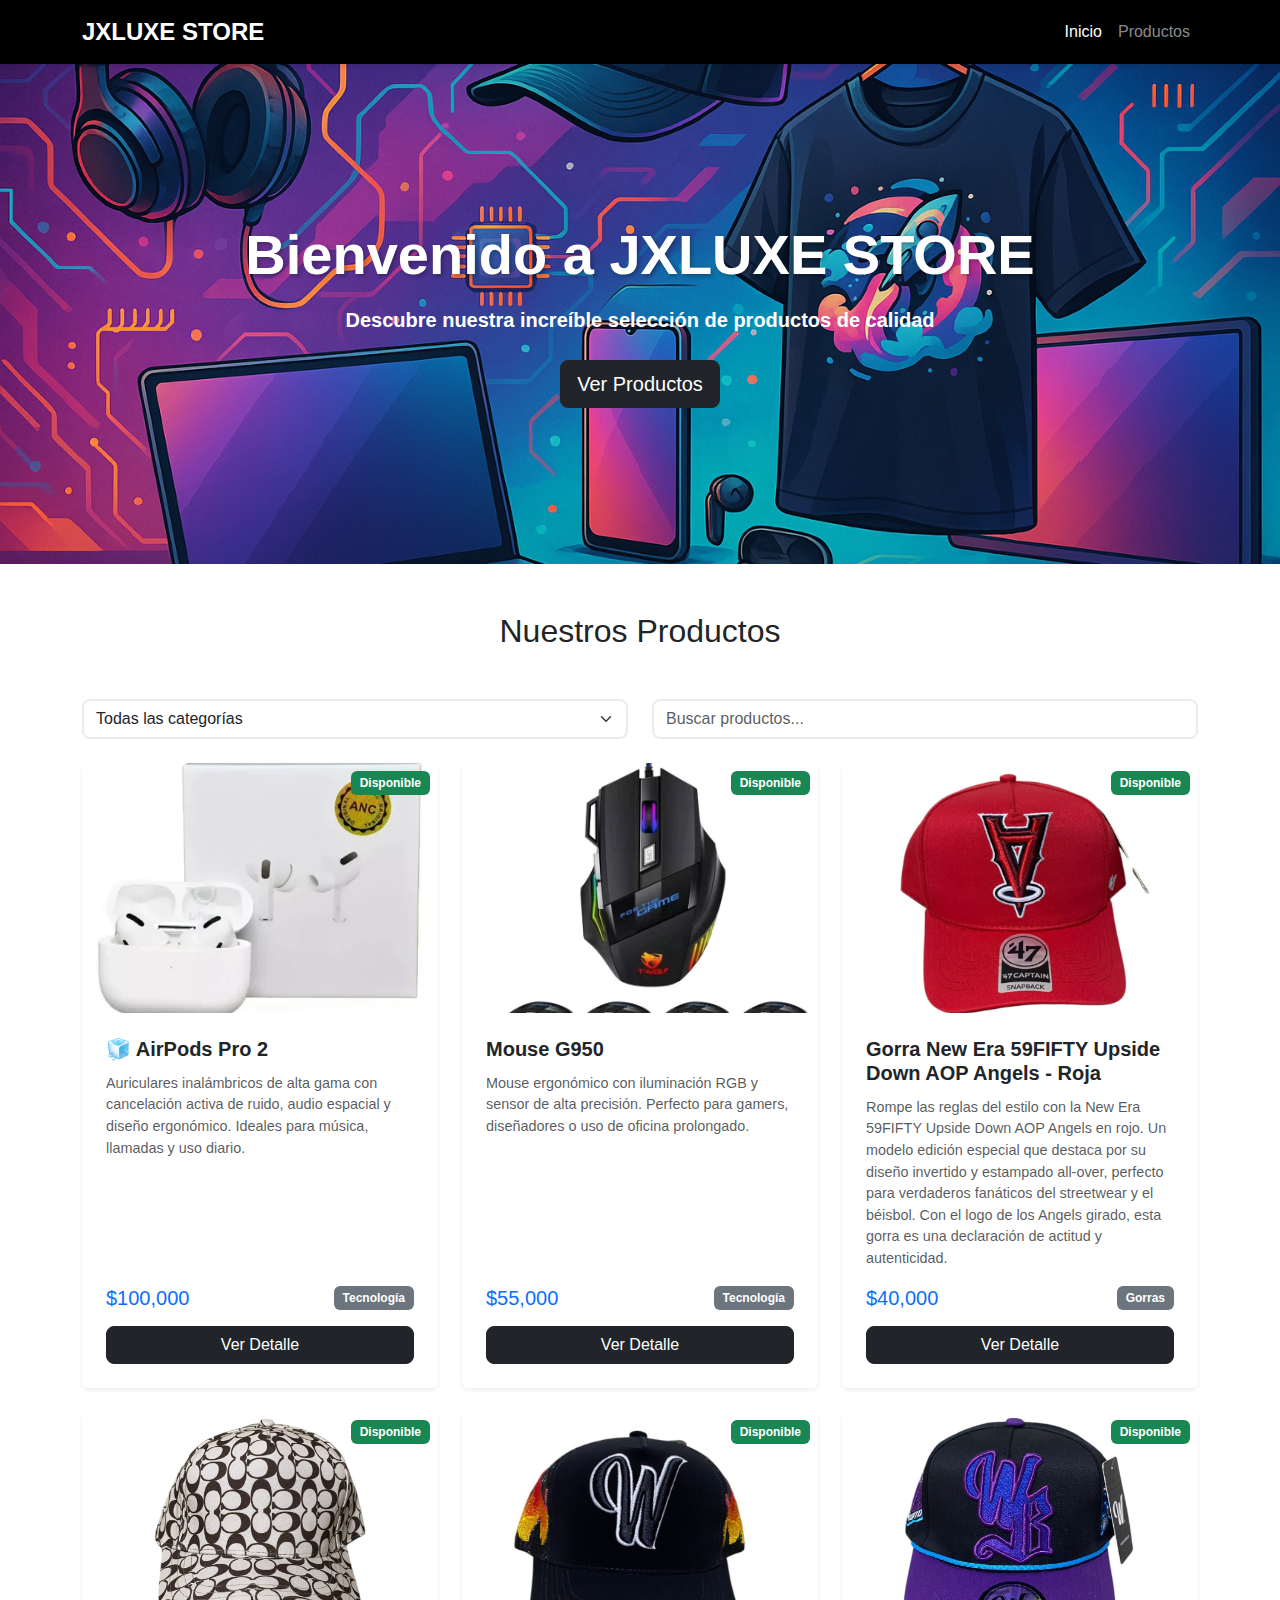
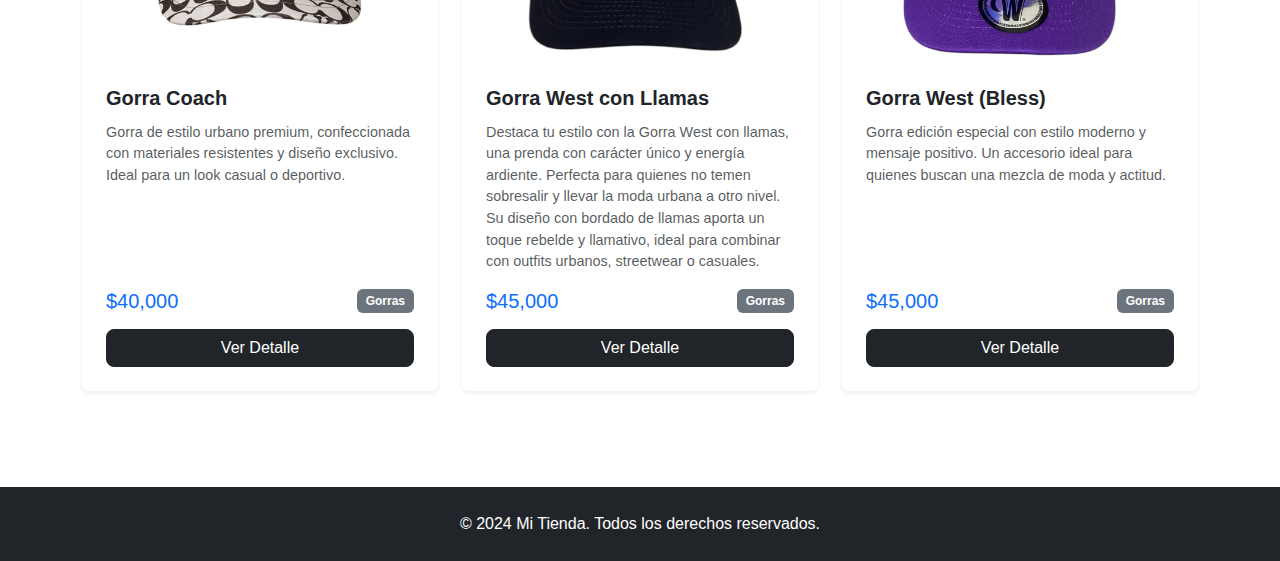
<file: index.html>
<!DOCTYPE html>
<html lang="es">
<head>
    <meta charset="UTF-8">
    <meta name="viewport" content="width=device-width, initial-scale=1.0">
    <title>JXLUXE STORE - Productos</title>
    <link href="https://cdn.jsdelivr.net/npm/bootstrap@5.3.0/dist/css/bootstrap.min.css" rel="stylesheet">
    <link rel="stylesheet" href="css/estilos.css">
    <link rel="icon" href="img/store.ico" type="image/x-icon">
</head>
<body>
    <!-- Navbar -->
    <nav class="navbar navbar-expand-lg navbar-dark bg-primary  color-jx">
        <div class="container ">
            <a class="navbar-brand fw-bold" href="index.html"><span class="text-jx">JX</span>LUXE STORE</a>
            <button class="navbar-toggler" type="button" data-bs-toggle="collapse" data-bs-target="#navbarNav">
                <span class="navbar-toggler-icon"></span>
            </button>
            <div class="collapse navbar-collapse" id="navbarNav">
                <ul class="navbar-nav ms-auto">
                    <li class="nav-item">
                        <a class="nav-link active" href="index.html">Inicio</a>
                    </li>
                    <li class="nav-item">
                        <a class="nav-link" href="#productos">Productos</a>
                    </li>
                </ul>
            </div>
        </div>
    </nav>

    <!-- Hero Section -->
    <section class="hero-section bg-light py-5" style="background-image: url('img/hero.png'); background-size: cover; height: 500px;">
        <div class="container text-center">
            <h1 class="display-4 fw-bold text-primary mb-3 "> <span class="cambiar">Bienvenido a JXLUXE STORE</span></h1>
            <p class="lead mb-4 cambiar" >Descubre nuestra increíble selección de productos de calidad</p>
            <a href="#productos" class="btn btn-dark btn-lg">Ver Productos</a>
        </div>
    </section>

    <!-- Productos Section -->
    <section id="productos" class="py-5">
        <div class="container">
            <h2 class="text-center mb-5">Nuestros Productos</h2>
            
            <!-- Filtros -->
            <div class="row mb-4">
                <div class="col-md-6">
                    <select id="filtroCategoria" class="form-select">
                        <option value="">Todas las categorías</option>
                    </select>
                </div>
                <div class="col-md-6">
                    <input type="text" id="buscador" class="form-control" placeholder="Buscar productos...">
                </div>
            </div>

            <!-- Grid de Productos -->
            <div id="productosGrid" class="row g-4">
                <!-- Los productos se cargarán aquí dinámicamente -->


            </div>

            <!-- Mensaje cuando no hay productos #display none -->
            <div id="noProductos" class="text-center py-5" style="display: none;">
                <h4 class="text-muted">No se encontraron productos</h4>
                <p class="text-muted">Intenta con otros términos de búsqueda</p>
            </div>
        </div>
    </section>

    <!-- Footer -->
    <footer class="bg-dark text-white py-4 mt-5">
        <div class="container text-center">
            <p class="mb-0">&copy; 2024 Mi Tienda. Todos los derechos reservados.</p>
        </div>
    </footer>

    <script src="https://cdn.jsdelivr.net/npm/bootstrap@5.3.0/dist/js/bootstrap.bundle.min.js"></script>
    <script src="js/productos.js"></script>

    
    <script>
        // Cargar productos al iniciar la página
        document.addEventListener('DOMContentLoaded', function() {
            cargarProductos();
            cargarCategorias();
            configurarFiltros();
        });

        function cargarProductos(filtroCategoria = '', busqueda = '') {
  const grid = document.getElementById('productosGrid');
  const noProductos = document.getElementById('noProductos');
  
  // Usar solo productos disponibles
  let productosFiltrados = obtenerProductosDisponibles();

  // Filtrar por categoría
  if (filtroCategoria) {
    productosFiltrados = productosFiltrados.filter(p => p.categoria === filtroCategoria);
  }

  // Filtrar por búsqueda
  if (busqueda) {
    productosFiltrados = productosFiltrados.filter(p => 
      p.nombre.toLowerCase().includes(busqueda.toLowerCase()) ||
      p.descripcion.toLowerCase().includes(busqueda.toLowerCase())
    );
  }

  if (productosFiltrados.length === 0) {
    grid.innerHTML = '';
    noProductos.style.display = 'block';
    return;
  }

  noProductos.style.display = 'none';
  
  grid.innerHTML = productosFiltrados.map(producto => `
    <div class="col-lg-4 col-md-6">
      <div class="card h-100 shadow-sm producto-card">
        <div class="position-relative">
          <img src="${producto.imagen}" class="card-img-top" alt="${producto.nombre}">
          <span class="badge bg-success position-absolute top-0 end-0 m-2">Disponible</span>
        </div>
        <div class="card-body d-flex flex-column">
          <h5 class="card-title">${producto.nombre}</h5>
          <p class="card-text text-muted flex-grow-1">${producto.descripcion}</p>
          <div class="d-flex justify-content-between align-items-center">
            <span class="h5 text-primary mb-0">$${producto.precio.toLocaleString()}</span>
            <span class="badge bg-secondary">${producto.categoria}</span>
          </div>
          <button class="btn btn-dark mt-3" onclick="verDetalle(${producto.id})">
            Ver Detalle
          </button>
        </div>
      </div>
    </div>
  `).join('');
}

function cargarCategorias() {
  const select = document.getElementById('filtroCategoria');
  const categorias = obtenerCategorias(); // Usar la función actualizada
  
  categorias.forEach(categoria => {
    const option = document.createElement('option');
    option.value = categoria;
    option.textContent = categoria;
    select.appendChild(option);
  });
}

        function configurarFiltros() {
            const filtroCategoria = document.getElementById('filtroCategoria');
            const buscador = document.getElementById('buscador');

            filtroCategoria.addEventListener('change', function() {
                cargarProductos(this.value, buscador.value);
            });

            buscador.addEventListener('input', function() {
                cargarProductos(filtroCategoria.value, this.value);
            });
        }

        function verDetalle(id) {
            window.location.href = `producto.html?id=${id}`;
        }
    </script>
</body>
</html>
</file>
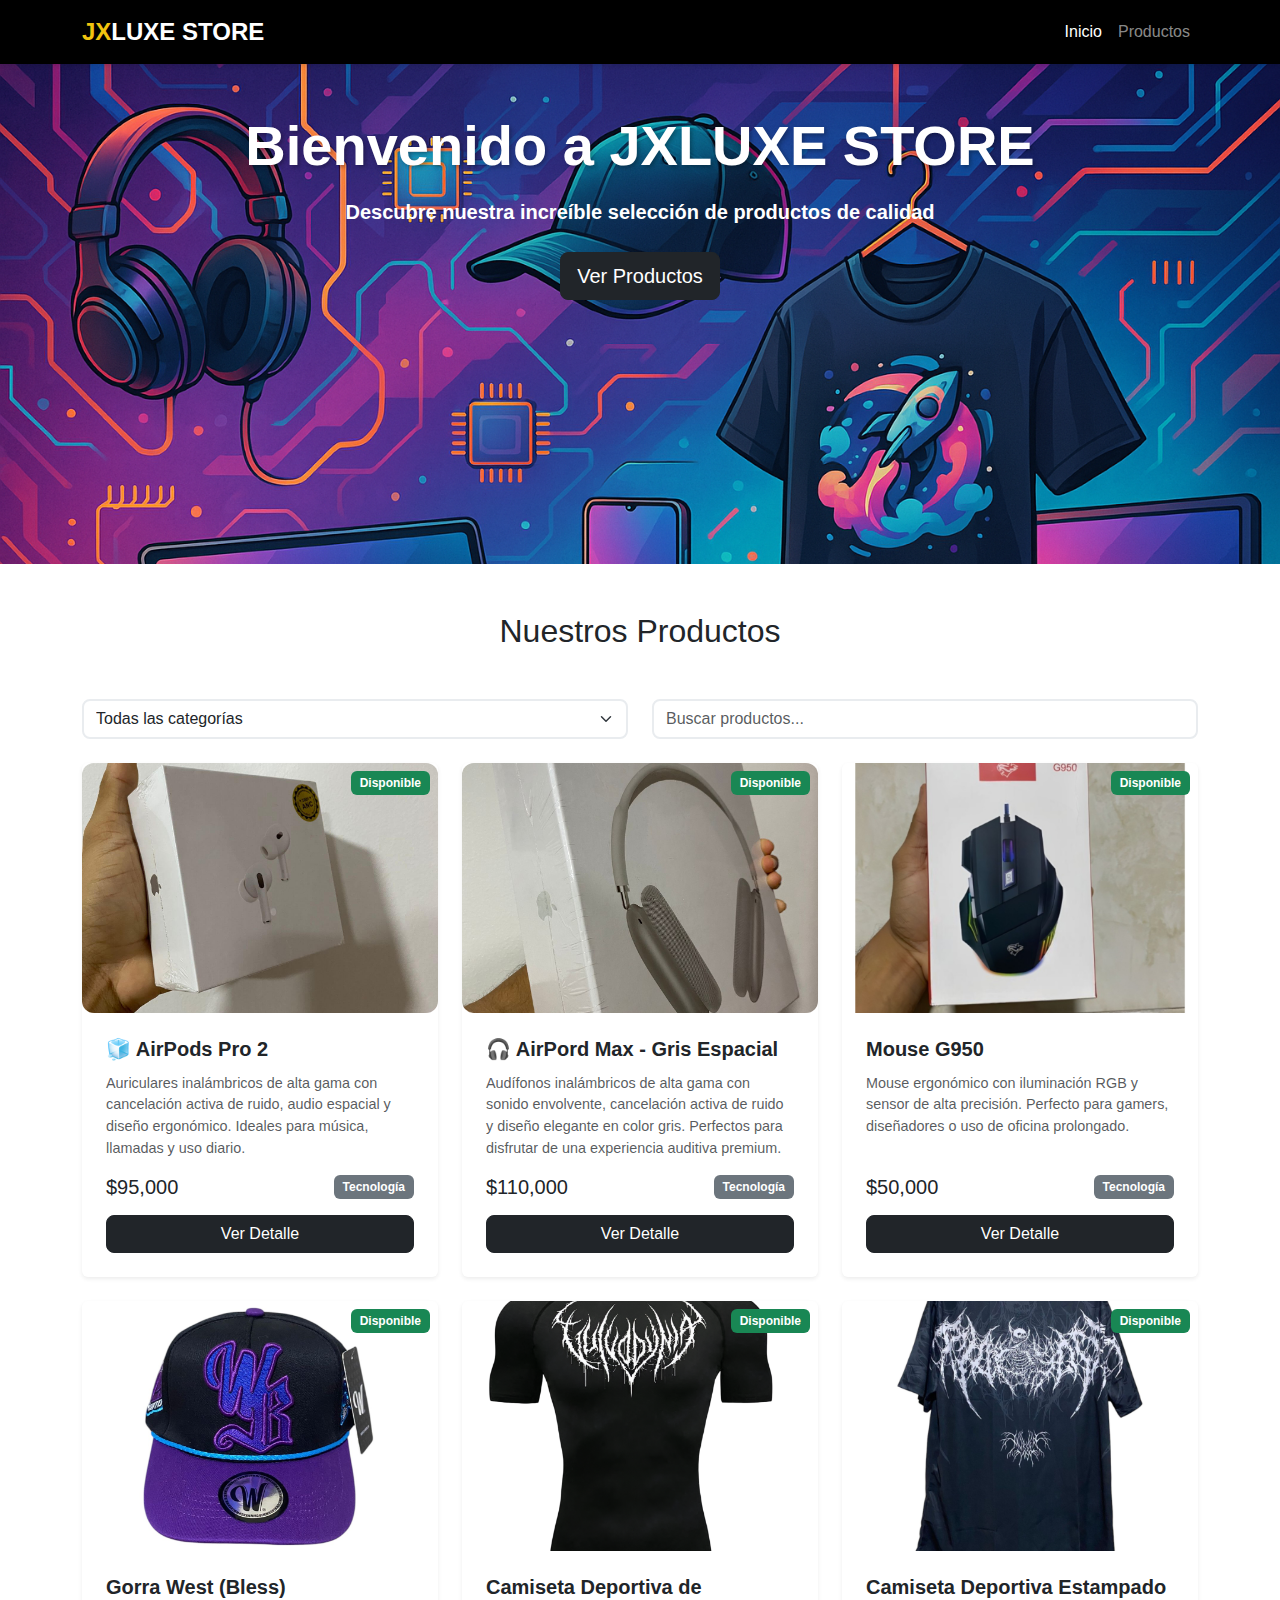
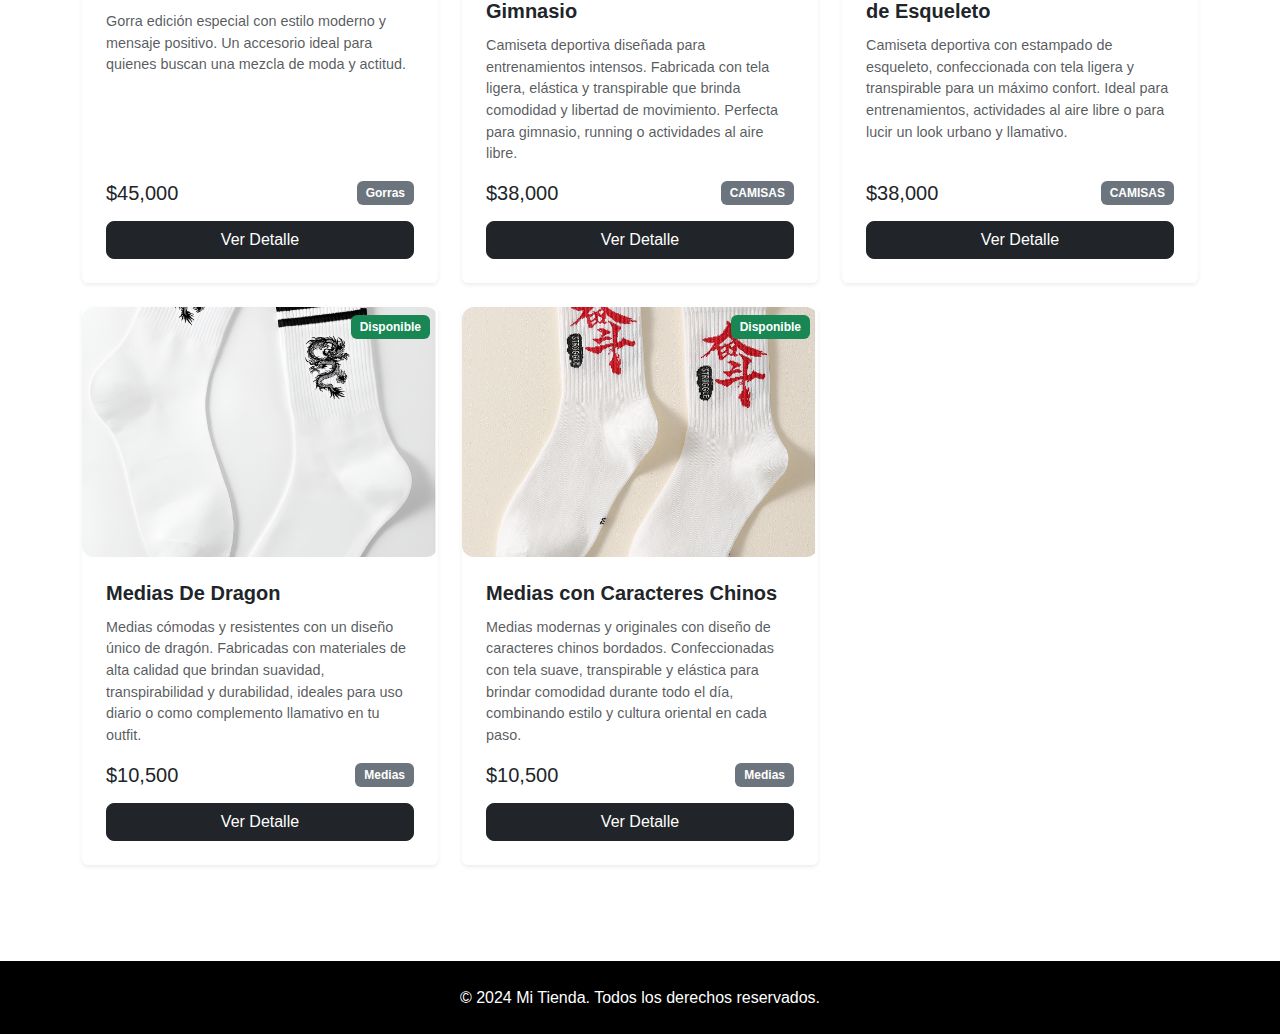
<file: public/index.html>
<!DOCTYPE html>
<html lang="es">
<head>
    <meta charset="UTF-8">
    <meta name="viewport" content="width=device-width, initial-scale=1.0">
    <title>JXLUXE STORE - Productos</title>
    <link href="https://cdn.jsdelivr.net/npm/bootstrap@5.3.0/dist/css/bootstrap.min.css" rel="stylesheet">
    <link rel="stylesheet" href="css/estilos.css">
    <link rel="icon" href="img/store.ico" type="image/x-icon">
</head>
<body>
    <!-- Navbar -->
    <nav class="navbar navbar-expand-lg navbar-dark bg-primary  color-jx">
        <div class="container ">
            <a class="navbar-brand fw-bold" href="index.html"><span class="text-jx">JX</span>LUXE STORE</a>
            <button class="navbar-toggler" type="button" data-bs-toggle="collapse" data-bs-target="#navbarNav">
                <span class="navbar-toggler-icon"></span>
            </button>
            <div class="collapse navbar-collapse" id="navbarNav">
                <ul class="navbar-nav ms-auto">
                    <li class="nav-item">
                        <a class="nav-link active" href="index.html">Inicio</a>
                    </li>
                    <li class="nav-item">
                        <a class="nav-link" href="#productos">Productos</a>
                    </li>
                </ul>
            </div>
        </div>
    </nav>

    <!-- Hero Section -->
    <section class="hero-section bg-light py-5" style="background-image: url('img/hero.png'); background-size: cover; height: 500px;">
        <div class="container text-center">
            <h1 class="display-4 fw-bold text-primary mb-3 "> <span class="cambiar">Bienvenido a JXLUXE STORE</span></h1>
            <p class="lead mb-4 cambiar" >Descubre nuestra increíble selección de productos de calidad</p>
            <a href="#productos" class="btn btn-dark btn-lg">Ver Productos</a>
        </div>
    </section>

    <!-- Productos Section -->
    <section id="productos" class="py-5">
        <div class="container">
            <h2 class="text-center mb-5">Nuestros Productos</h2>
            
            <!-- Filtros -->
            <div class="row mb-4">
                <div class="col-md-6">
                    <select id="filtroCategoria" class="form-select">
                        <option value="">Todas las categorías</option>
                    </select>
                </div>
                <div class="col-md-6">
                    <input type="text" id="buscador" class="form-control" placeholder="Buscar productos...">
                </div>
            </div>

            <!-- Grid de Productos -->
            <div id="productosGrid" class="row g-4">
                <!-- Los productos se cargarán aquí dinámicamente -->


            </div>

            <!-- Mensaje cuando no hay productos #display none -->
            <div id="noProductos" class="text-center py-5" style="display: none;">
                <h4 class="text-muted">No se encontraron productos</h4>
                <p class="text-muted">Intenta con otros términos de búsqueda</p>
            </div>
        </div>
    </section>

    <!-- Footer -->
    <footer class="bg-dark text-white py-4 mt-5">
        <div class="container text-center">
            <p class="mb-0">&copy; 2024 Mi Tienda. Todos los derechos reservados.</p>
        </div>
    </footer>

    <script src="https://cdn.jsdelivr.net/npm/bootstrap@5.3.0/dist/js/bootstrap.bundle.min.js"></script>
    <script src="js/productos.js"></script>

    
    <script>
        // Cargar productos al iniciar la página
        document.addEventListener('DOMContentLoaded', function() {
            cargarProductos();
            cargarCategorias();
            configurarFiltros();
        });

        function cargarProductos(filtroCategoria = '', busqueda = '') {
  const grid = document.getElementById('productosGrid');
  const noProductos = document.getElementById('noProductos');
  
  // Usar solo productos disponibles
  let productosFiltrados = obtenerProductosDisponibles();

  // Filtrar por categoría
  if (filtroCategoria) {
    productosFiltrados = productosFiltrados.filter(p => p.categoria === filtroCategoria);
  }

  // Filtrar por búsqueda
  if (busqueda) {
    productosFiltrados = productosFiltrados.filter(p => 
      p.nombre.toLowerCase().includes(busqueda.toLowerCase()) ||
      p.descripcion.toLowerCase().includes(busqueda.toLowerCase())
    );
  }

  if (productosFiltrados.length === 0) {
    grid.innerHTML = '';
    noProductos.style.display = 'block';
    return;
  }

  noProductos.style.display = 'none';
  
  grid.innerHTML = productosFiltrados.map(producto => `
    <div class="col-lg-4 col-md-6">
      <div class="card h-100 shadow-sm producto-card">
        <div class="position-relative">
          <img src="${producto.imagen}" class="card-img-top" alt="${producto.nombre}">
          <span class="badge bg-success position-absolute top-0 end-0 m-2">Disponible</span>
        </div>
        <div class="card-body d-flex flex-column">
          <h5 class="card-title">${producto.nombre}</h5>
          <p class="card-text text-muted flex-grow-1">${producto.descripcion}</p>
          <div class="d-flex justify-content-between align-items-center">
            <span class="h5 text-dark mb-0">$${producto.precio.toLocaleString()}</span>
            <span class="badge bg-secondary">${producto.categoria}</span>
          </div>
          <button class="btn btn-dark mt-3" onclick="verDetalle(${producto.id})">
            Ver Detalle
          </button>
        </div>
      </div>
    </div>
  `).join('');
}

function cargarCategorias() {
  const select = document.getElementById('filtroCategoria');
  const categorias = obtenerCategorias(); // Usar la función actualizada
  
  categorias.forEach(categoria => {
    const option = document.createElement('option');
    option.value = categoria;
    option.textContent = categoria;
    select.appendChild(option);
  });
}

        function configurarFiltros() {
            const filtroCategoria = document.getElementById('filtroCategoria');
            const buscador = document.getElementById('buscador');

            filtroCategoria.addEventListener('change', function() {
                cargarProductos(this.value, buscador.value);
            });

            buscador.addEventListener('input', function() {
                cargarProductos(filtroCategoria.value, this.value);
            });
        }

        function verDetalle(id) {
            window.location.href = `producto.html?id=${id}`;
        }
    </script>
</body>
</html>
</file>
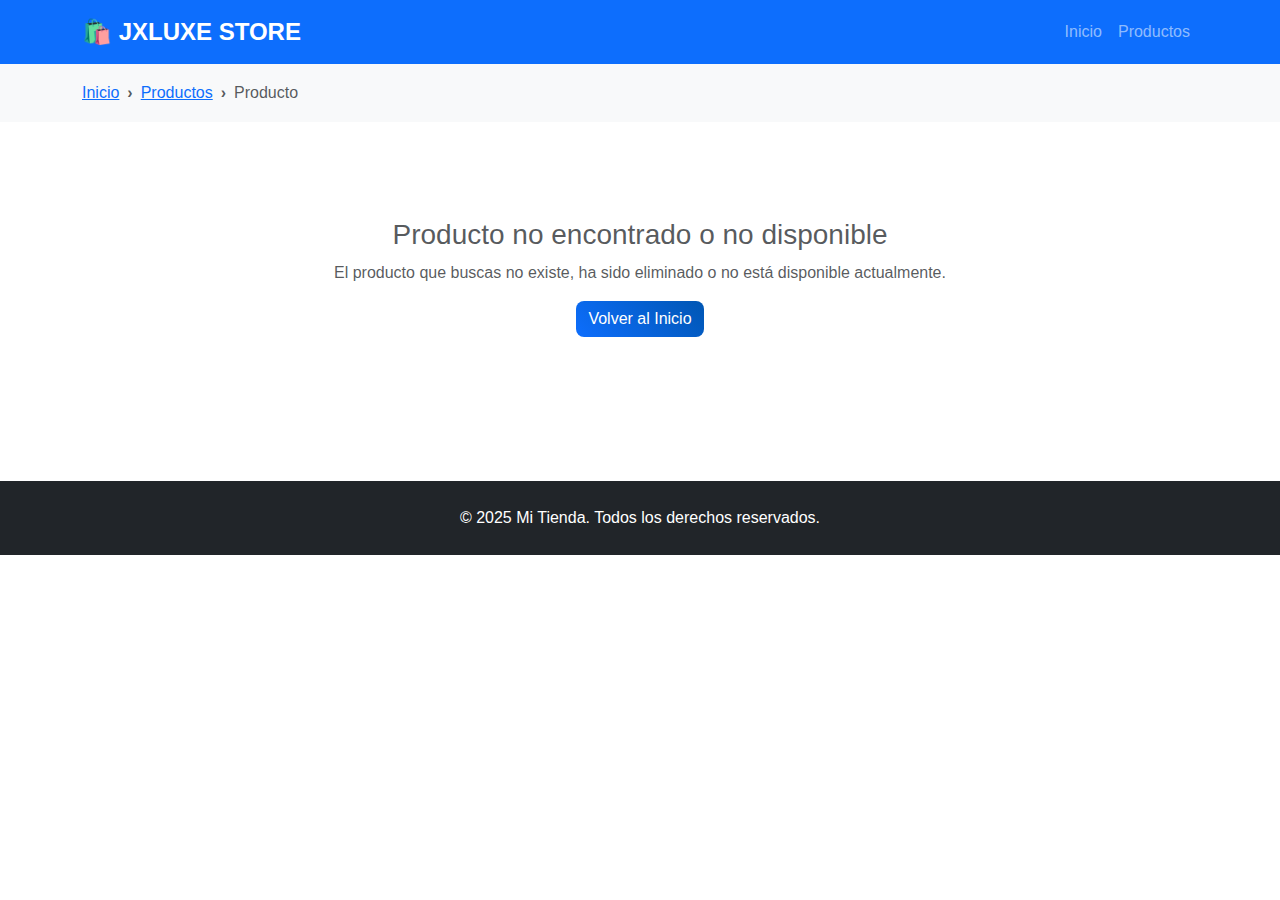
<file: producto.html>
<!DOCTYPE html>
<html lang="es">
<head>
    <meta charset="UTF-8">
    <meta name="viewport" content="width=device-width, initial-scale=1.0">
    <title>Detalle del Producto - JXLUXE STORE</title>
    <link href="https://cdn.jsdelivr.net/npm/bootstrap@5.3.0/dist/css/bootstrap.min.css" rel="stylesheet">
    <link rel="stylesheet" href="css/estilos.css">
      <link rel="icon" href="img/logo.ico" type="image/x-icon">

</head>
<body>
    <!-- Navbar -->
    <nav class="navbar navbar-expand-lg navbar-dark bg-primary">
        <div class="container">
            <a class="navbar-brand fw-bold" href="index.html">🛍️ JXLUXE STORE</a>
            <button class="navbar-toggler" type="button" data-bs-toggle="collapse" data-bs-target="#navbarNav">
                <span class="navbar-toggler-icon"></span>
            </button>
            <div class="collapse navbar-collapse" id="navbarNav">
                <ul class="navbar-nav ms-auto">
                    <li class="nav-item">
                        <a class="nav-link" href="index.html">Inicio</a>
                    </li>
                    <li class="nav-item">
                        <a class="nav-link" href="index.html#productos">Productos</a>
                    </li>
                </ul>
            </div>
        </div>
    </nav>

    <!-- Breadcrumb -->
    <nav aria-label="breadcrumb" class="bg-light">
        <div class="container">
            <ol class="breadcrumb py-3 mb-0">
                <li class="breadcrumb-item"><a href="index.html">Inicio</a></li>
                <li class="breadcrumb-item"><a href="index.html#productos">Productos</a></li>
                <li class="breadcrumb-item active" aria-current="page" id="breadcrumbProducto">Producto</li>
            </ol>
        </div>
    </nav>

    <!-- Detalle del Producto -->
    <section class="py-5">

        <div class="container">
            <div id="productoDetalle">
                <!-- El detalle se cargará aquí dinámicamente -->
            </div>
            
            <!-- Mensaje de error -->
            <div id="productoNoEncontrado" class="text-center py-5" style="display: none;">
              <h3 class="text-muted">Producto no encontrado o no disponible</h3>
              <p class="text-muted">El producto que buscas no existe, ha sido eliminado o no está disponible actualmente.</p>
              <a href="index.html" class="btn btn-primary">Volver al Inicio</a>
            </div>
        </div>
    </section>




    <!-- Productos Relacionados -->
    <section id="productosRelacionados" class="py-5 bg-light" style="display: none;">
        <div class="container">
            <h3 class="mb-4">Productos Relacionados</h3>
            <div id="relacionadosGrid" class="row g-4">
                <!-- Los productos relacionados se cargarán aquí -->
            </div>
        </div>
    </section>

    <!-- Footer -->
    <footer class="bg-dark text-white py-4 mt-5">
        <div class="container text-center">
            <p class="mb-0">&copy; 2025 Mi Tienda. Todos los derechos reservados.</p>
        </div>
    </footer>

    <script src="https://cdn.jsdelivr.net/npm/bootstrap@5.3.0/dist/js/bootstrap.bundle.min.js"></script>
    <script src="js/productos.js"></script>
    <script>
        document.addEventListener('DOMContentLoaded', function() {
            const urlParams = new URLSearchParams(window.location.search);
            const productoId = parseInt(urlParams.get('id'));
            
            if (productoId) {
                cargarProductoDetalle(productoId);
            } else {
                mostrarProductoNoEncontrado();
            }
        });

        function cargarProductoDetalle(id) {
          const producto = obtenerProductoPorId(id); // Usar la función actualizada que verifica disponibilidad
          
          if (!producto) {
            mostrarProductoNoEncontrado();
            return;
          }

          // Actualizar breadcrumb
          document.getElementById('breadcrumbProducto').textContent = producto.nombre;
          document.title = `${producto.nombre} - Mi Tienda`;

          // Mostrar detalle del producto con galería
          const detalleContainer = document.getElementById('productoDetalle');
          detalleContainer.innerHTML = `
            <div class="row">
              <div class="col-lg-6">
                <!-- Galería de imágenes -->
                <div class="product-gallery">
                  <div class="main-image mb-3">
                    <img id="imagenPrincipal" src="${producto.imagenes[0]}" class="img-fluid rounded shadow" alt="${producto.nombre}">
                  </div>
                  <div class="thumbnail-images">
                    <div class="row g-2">
                      ${producto.imagenes.map((imagen, index) => `
                        <div class="col-3">
                          <img src="${imagen}" 
                               class="img-fluid rounded thumbnail-img ${index === 0 ? 'active' : ''}" 
                               alt="${producto.nombre} - Vista ${index + 1}"
                               onclick="cambiarImagenPrincipal('${imagen}', this)">
                        </div>
                      `).join('')}
                    </div>
                  </div>
                </div>
              </div>
              <div class="col-lg-6">
                <div class="ps-lg-4">
                  <div class="d-flex align-items-center mb-2">
                    <span class="badge bg-secondary me-2">${producto.categoria}</span>
                    <span class="badge bg-success">Disponible</span>
                  </div>
                  <h1 class="display-5 fw-bold mb-3">${producto.nombre}</h1>
                  <p class="lead text-muted mb-4">${producto.descripcion}</p>
                  
                  ${producto.caracteristicas ? `
                    <div class="mb-4">
                      <h5>Características:</h5>
                      <ul class="list-unstyled">
                        ${producto.caracteristicas.map(c => `<li class="mb-1">✓ ${c}</li>`).join('')}
                      </ul>
                    </div>
                  ` : ''}
                  
                  <div class="d-flex align-items-center mb-4">
                    <span class="display-6 text-primary fw-bold">$${producto.precio.toLocaleString()}</span>
                    ${producto.precioAnterior ? `
                      <span class="text-muted text-decoration-line-through ms-3">$${producto.precioAnterior.toLocaleString()}</span>
                    ` : ''}
                  </div>
                  
                  <div class="d-grid gap-2 d-md-flex">
                    <button class="btn btn-primary btn-lg flex-fill" onclick="contactarVendedor('${producto.nombre}')">
                      Contactar Vendedor
                    </button>
                    <button class="btn btn-outline-secondary btn-lg" onclick="compartirProducto('${producto.nombre}')">
                      Compartir
                    </button>
                  </div>
                  
                  <div class="mt-4 p-3 bg-light rounded">
                    <small class="text-muted">
                      <strong>Información:</strong> Este es un sitio de muestra. Para realizar una compra real, contacta al vendedor.
                    </small>
                  </div>
                </div>
              </div>
            </div>
          `;

          // Cargar productos relacionados (solo disponibles)
          cargarProductosRelacionados(producto.categoria, producto.id);
        }

        function cambiarImagenPrincipal(nuevaImagen, thumbnail) {
          // Cambiar imagen principal
          document.getElementById('imagenPrincipal').src = nuevaImagen;
          
          // Actualizar thumbnails activos
          document.querySelectorAll('.thumbnail-img').forEach(img => img.classList.remove('active'));
          thumbnail.classList.add('active');
        }

        function cargarProductosRelacionados(categoria, productoActualId) {
          // Usar solo productos disponibles para relacionados
          const relacionados = obtenerProductosPorCategoria(categoria)
            .filter(p => p.id !== productoActualId)
            .slice(0, 3);

          if (relacionados.length > 0) {
            const relacionadosSection = document.getElementById('productosRelacionados');
            const relacionadosGrid = document.getElementById('relacionadosGrid');
            //relacionados
            relacionadosGrid.innerHTML = relacionados.map(producto => `
              <div class="col-lg-4 col-md-6">
                <div class="card h-100 shadow-sm">
                  <div class="position-relative  caja-imagen">
                    <img src="${producto.imagen}" class="card-img-top" alt="${producto.nombre}">
                    <span class="badge bg-success position-absolute top-0 end-0 m-2">Disponible</span>
                  </div>
                  <div class="card-body d-flex flex-column">
                    <h6 class="card-title">${producto.nombre}</h6>
                    <p class="card-text text-muted small flex-grow-1">${producto.descripcion}</p>
                    <div class="d-flex justify-content-between align-items-center">
                      <span class="fw-bold text-primary">$${producto.precio.toLocaleString()}</span>
                      <button class="btn btn-sm btn-outline-primary" onclick="verDetalle(${producto.id})">
                        Ver
                      </button>
                    </div>
                  </div>
                </div>
              </div>
            `).join('');
            
            relacionadosSection.style.display = 'block';
          }
        }

        function mostrarProductoNoEncontrado() {
            document.getElementById('productoDetalle').style.display = 'none';
            document.getElementById('productoNoEncontrado').style.display = 'block';
        }

        function verDetalle(id) {
            window.location.href = `producto.html?id=${id}`;
        }

        function contactarVendedor(nombreProducto) {
            const mensaje = `Hola, estoy interesado en el producto: ${nombreProducto}`;
            const whatsappUrl = `https://wa.me/573507183674/?text=${encodeURIComponent(mensaje)}`;
            window.open(whatsappUrl, '_blank');
        }

        function compartirProducto(nombreProducto) {
            if (navigator.share) {
                navigator.share({
                    title: nombreProducto,
                    text: `Mira este producto: ${nombreProducto}`,
                    url: window.location.href
                });
            } else {
                // Fallback: copiar URL al portapapeles
                navigator.clipboard.writeText(window.location.href).then(() => {
                    alert('URL copiada al portapapeles');
                });
            }
        }
    </script>
</body>
</html>
</file>
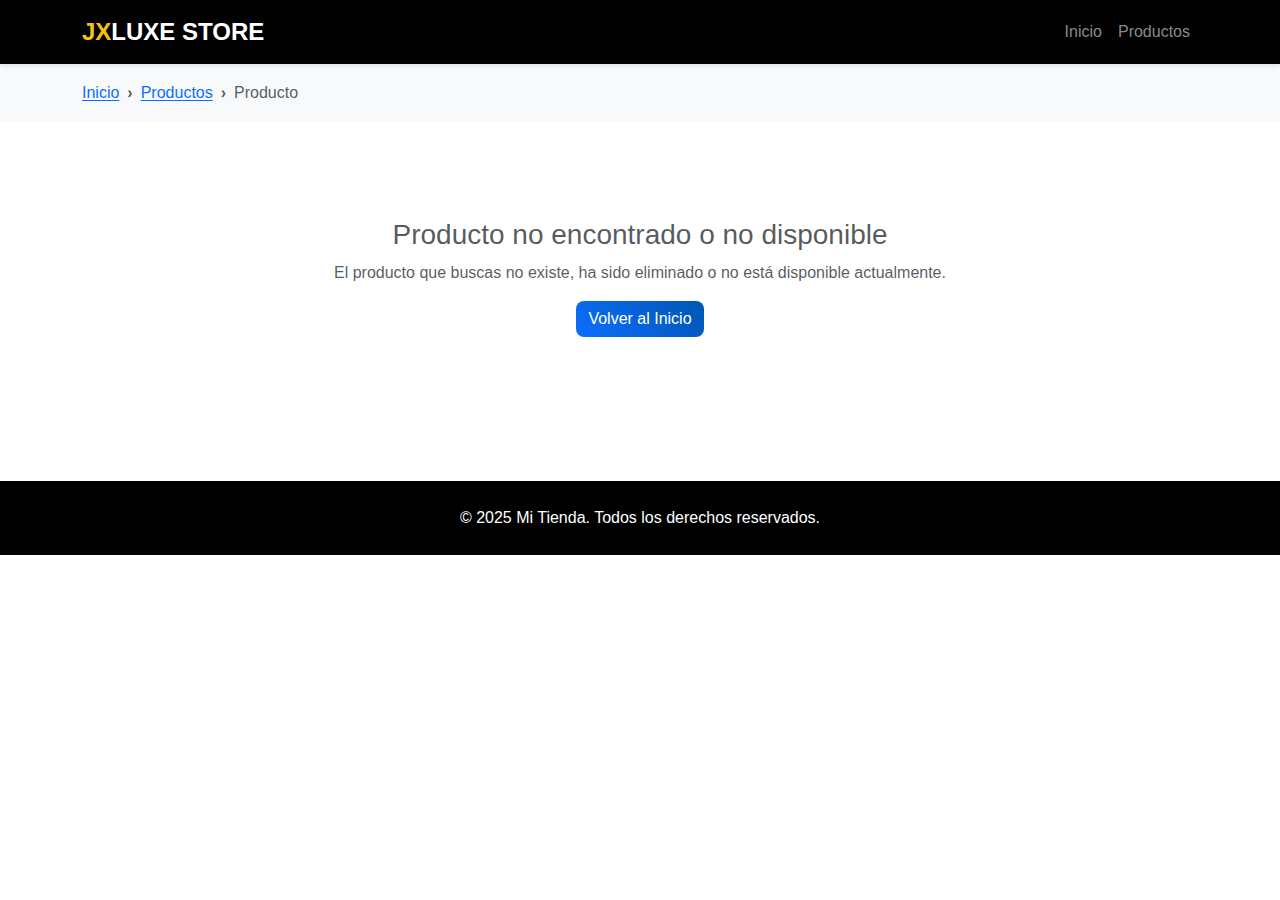
<file: public/producto.html>
<!DOCTYPE html>
<html lang="es">
<head>
    <meta charset="UTF-8">
    <meta name="viewport" content="width=device-width, initial-scale=1.0">
    <title>JXLUXE STORE - Productos</title>
    <link href="https://cdn.jsdelivr.net/npm/bootstrap@5.3.0/dist/css/bootstrap.min.css" rel="stylesheet">
    <link rel="stylesheet" href="css/estilos.css">
    <link rel="icon" href="img/store.ico" type="image/x-icon">
</head>
<body>
    <!-- Navbar -->
    <nav class="navbar navbar-expand-lg navbar-dark bg-primary  color-jx">
        <div class="container ">
            <a class="navbar-brand fw-bold" href="index.html"><span class="text-jx">JX</span>LUXE STORE</a>
            <button class="navbar-toggler" type="button" data-bs-toggle="collapse" data-bs-target="#navbarNav">
                <span class="navbar-toggler-icon"></span>
            </button>
            <div class="collapse navbar-collapse" id="navbarNav">
                <ul class="navbar-nav ms-auto">
                    <li class="nav-item">
                        <a class="nav-link link-offset-1" href="index.html">Inicio</a>
                    </li>
                    <li class="nav-item">
                        <a class="nav-link link-offset-1" href="#productos">Productos</a>
                    </li>
                </ul>
            </div>
        </div>
    </nav>


    <!-- Breadcrumb -->
    <nav aria-label="breadcrumb" class="bg-light">
        <div class="container">
            <ol class="breadcrumb py-3 mb-0">
                <li class="breadcrumb-item  link-offset-1"><a href="index.html">Inicio</a></li>
                <li class="breadcrumb-item link-offset-1"><a href="index.html#productos">Productos</a></li>
                <li class="breadcrumb-item active" aria-current="page" id="breadcrumbProducto">Producto</li>
            </ol>
        </div>
    </nav>

    <!-- Detalle del Producto -->
    <section class="py-5">

        <div class="container">
            <div id="productoDetalle">
                <!-- El detalle se cargará aquí dinámicamente -->
            </div>
            
            <!-- Mensaje de error -->
            <div id="productoNoEncontrado" class="text-center py-5" style="display: none;">
              <h3 class="text-muted">Producto no encontrado o no disponible</h3>
              <p class="text-muted">El producto que buscas no existe, ha sido eliminado o no está disponible actualmente.</p>
              <a href="index.html" class="btn btn-primary">Volver al Inicio</a>
            </div>
        </div>
    </section>




    <!-- Productos Relacionados -->
    <section id="productosRelacionados" class="py-5 bg-light" style="display: none;">
        <div class="container">
            <h3 class="mb-4">Productos Relacionados</h3>
            <div id="relacionadosGrid" class="row g-4">
                <!-- Los productos relacionados se cargarán aquí -->
            </div>
        </div>
    </section>

    <!-- Footer -->
    <footer class="bg-dark text-white py-4 mt-5">
        <div class="container text-center">
            <p class="mb-0">&copy; 2025 Mi Tienda. Todos los derechos reservados.</p>
        </div>
    </footer>

    <script src="https://cdn.jsdelivr.net/npm/bootstrap@5.3.0/dist/js/bootstrap.bundle.min.js"></script>
    <script src="js/productos.js"></script>
    <script>
        document.addEventListener('DOMContentLoaded', function() {
            const urlParams = new URLSearchParams(window.location.search);
            const productoId = parseInt(urlParams.get('id'));
            
            if (productoId) {
                cargarProductoDetalle(productoId);
            } else {
                mostrarProductoNoEncontrado();
            }
        });

        function cargarProductoDetalle(id) {
          const producto = obtenerProductoPorId(id); // Usar la función actualizada que verifica disponibilidad
          
          if (!producto) {
            mostrarProductoNoEncontrado();
            return;
          }

          // Actualizar breadcrumb
          document.getElementById('breadcrumbProducto').textContent = producto.nombre;
          document.title = `${producto.nombre} - Mi Tienda`;

          // Mostrar detalle del producto con galería
          const detalleContainer = document.getElementById('productoDetalle');
          detalleContainer.innerHTML = `
            <div class="row">
              <div class="col-lg-6">
                <!-- Galería de imágenes -->
                <div class="product-gallery">
                  <div class="main-image mb-3">
                    <img id="imagenPrincipal" src="${producto.imagenes[0]}" class="img-fluid rounded shadow" alt="${producto.nombre}">
                  </div>
                  <div class="thumbnail-images">
                    <div class="row g-2">
                      ${producto.imagenes.map((imagen, index) => `
                        <div class="col-3">
                          <img src="${imagen}" 
                               class="img-fluid rounded thumbnail-img ${index === 0 ? 'active' : ''}" 
                               alt="${producto.nombre} - Vista ${index + 1}"
                               onclick="cambiarImagenPrincipal('${imagen}', this)">
                        </div>
                      `).join('')}
                    </div>
                  </div>
                </div>
              </div>
              <div class="col-lg-6">
                <div class="ps-lg-4">
                  <div class="d-flex align-items-center mb-2">
                    <span class="badge bg-secondary me-2">${producto.categoria}</span>
                    <span class="badge bg-success">Disponible</span>
                  </div>
                  <h1 class="display-5 fw-bold mb-3">${producto.nombre}</h1>
                  <p class="lead text-muted mb-4">${producto.descripcion}</p>
                  
                  ${producto.caracteristicas ? `
                    <div class="mb-4">
                      <h5>Características:</h5>
                      <ul class="list-unstyled">
                        ${producto.caracteristicas.map(c => `<li class="mb-1">✓ ${c}</li>`).join('')}
                      </ul>
                    </div>
                  ` : ''}
                  
                  <div class="d-flex align-items-center mb-4">
                    <span class="display-6 text-dark fw-bold">$${producto.precio.toLocaleString()}</span>
                    ${producto.precioAnterior ? `
                      <span class="text-muted text-decoration-line-through ms-3">$${producto.precioAnterior.toLocaleString()}</span>
                    ` : ''}
                  </div>
                  
                  <div class="d-grid gap-2 d-md-flex">
                    <button class="btn btn-dark btn-lg flex-fill" onclick="contactarVendedor('${producto.nombre}')">
                      Contactar Vendedor
                    </button>
                    <button class="btn btn-outline-secondary btn-lg" onclick="compartirProducto('${producto.nombre}')">
                      Compartir
                    </button>
                  </div>
                  
                  <div class="mt-4 p-3 bg-light rounded">
                    <small class="text-muted">
                      <strong>Información:</strong> Este es un sitio de muestra. Para realizar una compra real, contacta al vendedor.
                    </small>
                  </div>
                </div>
              </div>
            </div>
          `;

          // Cargar productos relacionados (solo disponibles)
          cargarProductosRelacionados(producto.categoria, producto.id);
        }

        function cambiarImagenPrincipal(nuevaImagen, thumbnail) {
          // Cambiar imagen principal
          document.getElementById('imagenPrincipal').src = nuevaImagen;
          
          // Actualizar thumbnails activos
          document.querySelectorAll('.thumbnail-img').forEach(img => img.classList.remove('active'));
          thumbnail.classList.add('active');
        }

        function cargarProductosRelacionados(categoria, productoActualId) {
          // Usar solo productos disponibles para relacionados
          const relacionados = obtenerProductosPorCategoria(categoria)
            .filter(p => p.id !== productoActualId)
            .slice(0, 3);

          if (relacionados.length > 0) {
            const relacionadosSection = document.getElementById('productosRelacionados');
            const relacionadosGrid = document.getElementById('relacionadosGrid');
            //relacionados
            relacionadosGrid.innerHTML = relacionados.map(producto => `
              <div class="col-lg-4 col-md-6">
                <div class="card h-100 shadow-sm">
                  <div class="position-relative ">
                    <img src="${producto.imagen}" class="card-img-top  center" alt="${producto.nombre}">
                    <span class="badge bg-success position-absolute top-0 end-0 m-2">Disponible</span>
                  </div>
                  <div class="card-body d-flex flex-column">
                    <h6 class="card-title">${producto.nombre}</h6>
                    <div class="d-flex justify-content-between align-items-center">
                      <span class="fw-bold text-dark">$${producto.precio.toLocaleString()}</span>
                      <button class="btn btn-sm btn-outline-dark" onclick="verDetalle(${producto.id})">
                        Ver
                      </button>
                    </div>
                  </div>
                </div>
              </div>
            `).join('');
            
            relacionadosSection.style.display = 'block';
          }
        }

        function mostrarProductoNoEncontrado() {
            document.getElementById('productoDetalle').style.display = 'none';
            document.getElementById('productoNoEncontrado').style.display = 'block';
        }

        function verDetalle(id) {
            window.location.href = `producto.html?id=${id}`;
        }

        function contactarVendedor(nombreProducto) {
            const mensaje = `Hola, estoy interesado en el producto: ${nombreProducto}`;
            const whatsappUrl = `https://wa.me/573024602782/?text=${encodeURIComponent(mensaje)}`;
            window.open(whatsappUrl, '_blank');
        }

        function compartirProducto(nombreProducto) {
            if (navigator.share) {
                navigator.share({
                    title: nombreProducto,
                    text: `Mira este producto: ${nombreProducto}`,
                    url: window.location.href
                });
            } else {
                // Fallback: copiar URL al portapapeles
                navigator.clipboard.writeText(window.location.href).then(() => {
                    alert('URL copiada al portapapeles');
                });
            }
        }
    </script>
</body>
</html>
</file>
<file: css/estilos.css>
/* Estilos personalizados para la tienda */

:root {
  --primary-color: #09f3ff;
  --secondary-color: #6c757d;
  --success-color: #198754;
  --danger-color: #dc3545;
  --warning-color: #ffc107;
  --info-color: #0dcaf0;
  --light-color: #f8f9fa;
  --dark-color: #212529;
}

/* Estilos generales */
body {
  font-family: "Segoe UI", Tahoma, Geneva, Verdana, sans-serif;
  line-height: 1.6;
}

/* Hero Section */
.hero-section {
  display: flex;
  justify-content: center;
  align-items: center;
  background: url('img/hero.jpg') no-repeat center center;
  text-align: center;
  background-size: cover;
  background-position: center;
  color: rgb(255, 255, 255);
  height: 300px;
}
.hero-section .container .h1 {
  color: white;
}
.hero-section .display-4 {
  text-shadow: 2px 2px 4px rgba(0, 0, 0, 0.3);
}

/* Navbar personalizada */
.color-jx {
  background-color : black !important;
  box-shadow: 0 2px 4px rgba(0, 0, 0, 0.1);
}
.navbar-brand {
  font-size: 1.5rem;
}

/* Tarjetas de productos */
.producto-card {
  transition: transform 0.3s ease, box-shadow 0.3s ease;
  border: none;
  overflow: hidden;
}

.producto-card:hover {
  transform: translateY(-5px);
  box-shadow: 0 10px 25px rgba(0, 0, 0, 0.15) !important;
}

.producto-card .card-img-top {
  height: 250px;
  object-fit: cover;
  transition: transform 0.3s ease;
}

.producto-card:hover .card-img-top {
  transform: scale(1.05);
}

.producto-card .card-body {
  padding: 1.5rem;
}

.producto-card .card-title {
  color: var(--dark-color);
  font-weight: 600;
  margin-bottom: 0.75rem;
}

.producto-card .card-text {
  font-size: 0.9rem;
  line-height: 1.5;
}

/* Badges */
.badge {
  font-size: 0.75rem;
  padding: 0.5em 0.75em;
}

/* Botones */
.btn {
  border-radius: 8px;
  font-weight: 500;
  transition: all 0.3s ease;
}

.btn-primary {
  background: linear-gradient(45deg, #0d6efd, #0056b3);
  border: none;
}

.btn-primary:hover {
  background: linear-gradient(45deg, #0056b3, #004085);
  transform: translateY(-1px);
  box-shadow: 0 4px 12px rgba(13, 110, 253, 0.3);
}

.btn-outline-primary:hover {
  transform: translateY(-1px);
  box-shadow: 0 4px 12px rgba(13, 110, 253, 0.2);
}

/* Página de detalle del producto */
.breadcrumb {
  background: transparent;
  padding: 0;
}

.breadcrumb-item + .breadcrumb-item::before {
  content: "›";
  font-weight: bold;
}

.card-img-top{
  height: 300px;
  object-fit: cover;
  border-radius: 12px;
}



.caja-imagen {
  position: relative;
  overflow: hidden;
  border-radius: 12px;
  position: flex;
  display: flex;
  justify-content: center;
  align-items: center;
  height: 300px;
  width:  350px;
}
  






/* Filtros */
.form-select,
.form-control {
  border-radius: 8px;
  border: 2px solid #e9ecef;
  transition: border-color 0.3s ease, box-shadow 0.3s ease;
}

.form-select:focus,
.form-control:focus {
  border-color: black;
  box-shadow: 0 0 0 0.2rem black;
}

/* Animaciones */
@keyframes fadeIn {
  from {
    opacity: 0;
    transform: translateY(20px);
  }
  to {
    opacity: 1;
    transform: translateY(0);
  }
}

.producto-card {
  animation: fadeIn 0.6s ease forwards;
}

/* Responsive */
@media (max-width: 768px) {
  .hero-section .display-4 {
    font-size: 2.5rem;
  }

  .producto-card .card-img-top {
    height: 200px;
    object-fit: cover;

  }

  .btn-lg {
    padding: 0.75rem 1.5rem;
    font-size: 1rem;
  }
}

@media (max-width: 576px) {
  .hero-section {
    padding: 3rem 0;
  }

  .hero-section .display-4 {
    font-size: 2rem;
  }

  .producto-card .card-body {
    padding: 1rem;
  }
}

/* Efectos adicionales */
.shadow-sm {
  box-shadow: 0 0.125rem 0.25rem rgba(0, 0, 0, 0.075) !important;
}

.text-primary {
  color: var(--primary-color) ;
}

/* Footer */
footer {
  margin-top: auto;
}

/* Scroll suave */
html {
  scroll-behavior: smooth;
}

/* Loading states */
.loading {
  opacity: 0.6;
  pointer-events: none;
}

/* Mejoras de accesibilidad */
.btn:focus,
.form-control:focus,
.form-select:focus {
  outline: 2px solid black;
  outline-offset: 2px;
}

/* Estilos para productos relacionados */
#productosRelacionados .card {
  transition: transform 0.2s ease;
}

#productosRelacionados .card:hover {
  transform: translateY(-3px);
}

/* Estilos para el detalle del producto */
.display-6 {
  font-size: 2.5rem;
  font-weight: 600;
}

/* Características del producto */
.list-unstyled li {
  padding: 0.25rem 0;
  color: var(--dark-color);
}

/* Responsive para el detalle del producto */
@media (max-width: 991px) {
  .ps-lg-4 {
    padding-left: 0 !important;
    margin-top: 2rem;
  }
}

/* Galería de productos */
.product-gallery .main-image {
  position: relative;
  overflow: hidden;
  border-radius: 12px;
}

.product-gallery .main-image img {
  width: 100%;
  height: 400px;
  object-fit: cover;
  transition: transform 0.3s ease;
}

.product-gallery .main-image:hover img {
  transform: scale(1.05);
}

.thumbnail-images .thumbnail-img {
  height: 80px;
  object-fit: cover;
  cursor: pointer;
  border: 2px solid transparent;
  transition: all 0.3s ease;
  opacity: 0.7;
}

.thumbnail-images .thumbnail-img:hover {
  opacity: 1;
  border-color: var(--primary-color);
  transform: scale(1.05);
}

.thumbnail-images .thumbnail-img.active {
  opacity: 1;
  border-color: var(--primary-color);
  box-shadow: 0 0 10px rgba(13, 110, 253, 0.3);
}

/* Badge de disponibilidad */
.badge.bg-success {
  background-color: var(--success-color) !important;
}

/* Responsive para galería */
@media (max-width: 768px) {
  .product-gallery .main-image img {
    height: 300px;
  }

  .thumbnail-images .thumbnail-img {
    height: 60px;
  }
}

@media (max-width: 576px) {
  .product-gallery .main-image img {
    height: 250px;
  }

  .thumbnail-images .thumbnail-img {
    height: 50px;
  }
}

/* Animación para cambio de imagen */
#imagenPrincipal {
  transition: opacity 0.3s ease;
}

/* Efecto hover para thumbnails */
.thumbnail-images .col-3 {
  padding: 2px;
}




.cambiar {
  color: white;
  font-weight: bold;
}
</file>
<file: public/css/estilos.css>
/* Estilos personalizados para la tienda */

:root {
  --primary-color: #09f3ff;
  --secondary-color: #6c757d;
  --success-color: #198754;
  --danger-color: #dc3545;
  --warning-color: #ffc107;
  --info-color: #0dcaf0;
  --light-color: #f8f9fa;
  --dark-color: #212529;
}

/* Estilos generales */
body {
  font-family: "Segoe UI", Tahoma, Geneva, Verdana, sans-serif;
  line-height: 1.6;
}

/* Hero Section */
/* .hero-section {
  display: flex;
  justify-content: center;
  align-items: center;
  background: url('img/hero.jpg') no-repeat center center;
  text-align: center;
  background-size: cover;
  background-position: center;
  color: rgb(255, 255, 255);
  height: 300px;
} */


.bg-dark {
    background-color: #000 !important; /* Negro puro */
}

.text-jx {
    color: #f1c40f; /* Dorado */
}



.hero-section .container .h1 {
  color: white;
}
.hero-section .display-4 {
  text-shadow: 2px 2px 4px rgba(0, 0, 0, 0.3);
}

/* Navbar personalizada */
.color-jx {
  background-color : black !important;
  box-shadow: 0 2px 4px rgba(0, 0, 0, 0.1);
}
.navbar-brand {
  font-size: 1.5rem;


}


.header-promo {
  background-color: black;
  color: white;
  padding: 50px 0;
}

.container-promo {
  display: flex;
  align-items: center;
  justify-content: space-between;
  gap: 40px;
  max-width: 1200px;
  margin: auto;
  padding: 0 20px;
}

/* Texto */
.promo-text .small-text {
  font-size: 1rem;
  letter-spacing: 2px;
  color: #f1c40f;
}

.promo-text .big-text {
  font-size: 3rem;
  font-weight: 900;
  line-height: 1.2;
}

.promo-text .sub-text {
  font-size: 1.5rem;
  margin-top: 10px;
  color: #ccc;
}

.btn-jx {
  background-color: #f1c40f; /* Amarillo dorado */
  color: black;
  font-weight: bold;
  padding: 12px 24px;
  border: none;        
  outline: none;       
  border-radius: 6px;
  cursor: pointer;
  font-size: 1rem;
  transition: background-color 0.3s ease, transform 0.2s ease;
}

/* Estilo del enlace dentro del botón */
.btn-jx a {
  text-decoration: none;  /* Quita subrayado */
  color: inherit;         /* Hereda color del botón */
  outline: none;          /* Sin borde de enfoque */
  display: inline-block;  /* Hace que el enlace llene el botón */
  width: 100%;
  height: 100%;
}

.btn-jx:hover {
  background-color: #d4ac0d; /* Amarillo más oscuro */
  transform: translateY(-2px);
}


/* Imagen */

.promo-image{
  height: 80%;
}


.promo-image img {
  max-width: 100%;
  height: 500px;
  border-radius: 10px;
}


/* Responsive */
@media (max-width: 768px) {
  .container-promo {
    flex-direction: column;
    text-align: center;
  }
}





/* Tarjetas de productos */
.producto-card {
  transition: transform 0.3s ease, box-shadow 0.3s ease;
  border: none;
  overflow: hidden;
}

.producto-card:hover {
  transform: translateY(-5px);
  box-shadow: 0 10px 25px rgba(0, 0, 0, 0.15) !important;
}

.producto-card .card-img-top {
  height: 250px;
  object-fit: cover;
  transition: transform 0.3s ease;
}

.producto-card:hover .card-img-top {
  transform: scale(1.05);
}

.producto-card .card-body {
  padding: 1.5rem;
}

.producto-card .card-title {
  color: var(--dark-color);
  font-weight: 600;
  margin-bottom: 0.75rem;
}

.producto-card .card-text {
  font-size: 0.9rem;
  line-height: 1.5;
}

/* Badges */
.badge {
  font-size: 0.75rem;
  padding: 0.5em 0.75em;
}

/* Botones */
.btn {
  border-radius: 8px;
  font-weight: 500;
  transition: all 0.3s ease;
}

.btn-primary {
  background: linear-gradient(45deg, #0d6efd, #0056b3);
  border: none;
}

.btn-primary:hover {
  background: linear-gradient(45deg, #0056b3, #004085);
  transform: translateY(-1px);
  box-shadow: 0 4px 12px rgba(13, 110, 253, 0.3);
}

.btn-outline-primary:hover {
  transform: translateY(-1px);
  box-shadow: 0 4px 12px rgba(13, 110, 253, 0.2);
}

/* Página de detalle del producto */
.breadcrumb {
  background: transparent;
  padding: 0;
}

.breadcrumb-item + .breadcrumb-item::before {
  content: "›";
  font-weight: bold;
}

.card-img-top{
  height: 300px;
  object-fit: cover;
  border-radius: 12px;
}



.caja-imagen {
  position: relative;
  overflow: hidden;
  border-radius: 12px;
  position: flex;
  display: flex;
  justify-content: center;
  align-items: center;
  height: 300px;
  width:  350px;
}
  






/* Filtros */
.form-select,
.form-control {
  border-radius: 8px;
  border: 2px solid #e9ecef;
  transition: border-color 0.3s ease, box-shadow 0.3s ease;
}

.form-select:focus,
.form-control:focus {
  border-color: black;
  box-shadow: 0 0 0 0.2rem ;
}

/* Animaciones */
@keyframes fadeIn {
  from {
    opacity: 0;
    transform: translateY(20px);
  }
  to {
    opacity: 1;
    transform: translateY(0);
  }
}

.producto-card {
  animation: fadeIn 0.6s ease forwards;
}

/* Responsive */
@media (max-width: 768px) {
  .hero-section .display-4 {
    font-size: 2.5rem;
  }

  .producto-card .card-img-top {
    height: 400px;
    object-fit: cover;

  }

  .btn-lg {
    padding: 0.75rem 1.5rem;
    font-size: 1rem;
  }
}

@media (max-width: 576px) {
  .hero-section {
    padding: 3rem 0;
  }

  .hero-section .display-4 {
    font-size: 2rem;
  }

  .producto-card .card-body {
    padding: 1rem;
  }
}

/* Efectos adicionales */
.shadow-sm {
  box-shadow: 0 0.125rem 0.25rem rgba(0, 0, 0, 0.075) !important;
}

.text-primary {
  color: var(--primary-color) ;
}

/* Footer */
footer {
  margin-top: auto;
}

/* Scroll suave */
html {
  scroll-behavior: smooth;
}

/* Loading states */
.loading {
  opacity: 0.6;
  pointer-events: none;
}

/* Mejoras de accesibilidad */
.btn:focus,
.form-control:focus,
.form-select:focus {
  outline: 2px solid black;
  outline-offset: 2px;
}

/* Estilos para productos relacionados */
#productosRelacionados .card {
  transition: transform 0.2s ease;
}

#productosRelacionados .card:hover {
  transform: translateY(-3px);
}

/* Estilos para el detalle del producto */
.display-6 {
  font-size: 2.5rem;
  font-weight: 600;
}

/* Características del producto */
.list-unstyled li {
  padding: 0.25rem 0;
  color: var(--dark-color);
}




/* Responsive para el detalle del producto */
@media (max-width: 991px) {
  .ps-lg-4 {
    padding-left: 0 !important;
    margin-top: 2rem;
  }
}

/* Galería de productos */
.product-gallery .main-image {
  position: relative;
  border-radius: 12px;
  
}

.product-gallery .main-image img {
  width: 100%;
  height: 600px;
  object-fit: cover;
  transition: transform 0.3s ease;
}

.product-gallery .main-image:hover img {
  transform: scale(1.05);
}

.thumbnail-images .thumbnail-img {
  height: 80px;
  object-fit: cover;
  cursor: pointer;
  border: 2px solid transparent;
  transition: all 0.3s ease;
  opacity: 0.7;
}

.thumbnail-images .thumbnail-img:hover {
  opacity: 1;
  border-color: var(--primary-color);
  transform: scale(1.05);
}

.thumbnail-images .thumbnail-img.active {
  opacity: 1;
  border-color: var(--primary-color);
  box-shadow: 0 0 10px rgba(13, 110, 253, 0.3);
}

/* Badge de disponibilidad */
.badge.bg-success {
  background-color: var(--success-color) !important;
}

.badge.bg-danger {
  background-color: var(--danger-color) !important;
}

/* Estilos para productos no disponibles */
.producto-card.opacity-75 {
  filter: grayscale(30%);
}

.producto-card.opacity-75:hover {
  transform: none;
  box-shadow: 0 0.125rem 0.25rem rgba(0, 0, 0, 0.075) !important;
}

.producto-card.opacity-75 .card-img-top {
  filter: grayscale(20%);
}

.producto-card.opacity-75 .card-title {
  color: #6c757d;
}

.producto-card.opacity-75 .btn-secondary {
  cursor: pointer;
  opacity: 0.8;
  background-color: #6c757d;
  border-color: #6c757d;
}

.producto-card.opacity-75 .btn-secondary:hover {
  background-color: #5a6268;
  border-color: #545b62;
  opacity: 1;
}

/* Responsive para galería */
@media (max-width: 768px) {

    
  .product-gallery .main-image  {
    height: 400px;
  }

  .main-image img {
    width: 300px;
    height: 100%;

  }

  .thumbnail-images .thumbnail-img {
    height: 60px;
  }
}

@media (max-width: 576px) {



  .product-gallery .main-image img {
    height: 100%;

    width: 100%;
  }

  .thumbnail-images .thumbnail-img {
    height: 50px;
  }
}

/* Animación para cambio de imagen */
#imagenPrincipal {
  transition: opacity 0.3s ease;
}

/* Efecto hover para thumbnails */
.thumbnail-images .col-3 {
  padding: 2px;
}




.cambiar {
  color: white;
  font-weight: bold;
}




/* Estilos para el botón de "Agregar al carrito" */

/* Estilos para productos no disponibles en detalle */
.product-gallery .main-image img.no-disponible {
  filter: grayscale(30%);
  opacity: 0.8;
}

.display-5.no-disponible {
  color: #6c757d;
}

.btn-secondary:disabled {
  cursor: not-allowed;
  opacity: 0.7;
}

/* Estilos para botones de productos no disponibles */
.btn-secondary:not(:disabled) {
  cursor: pointer;
}

.btn-secondary:not(:disabled):hover {
  background-color: #5a6268;
  border-color: #545b62;
}
</file>
